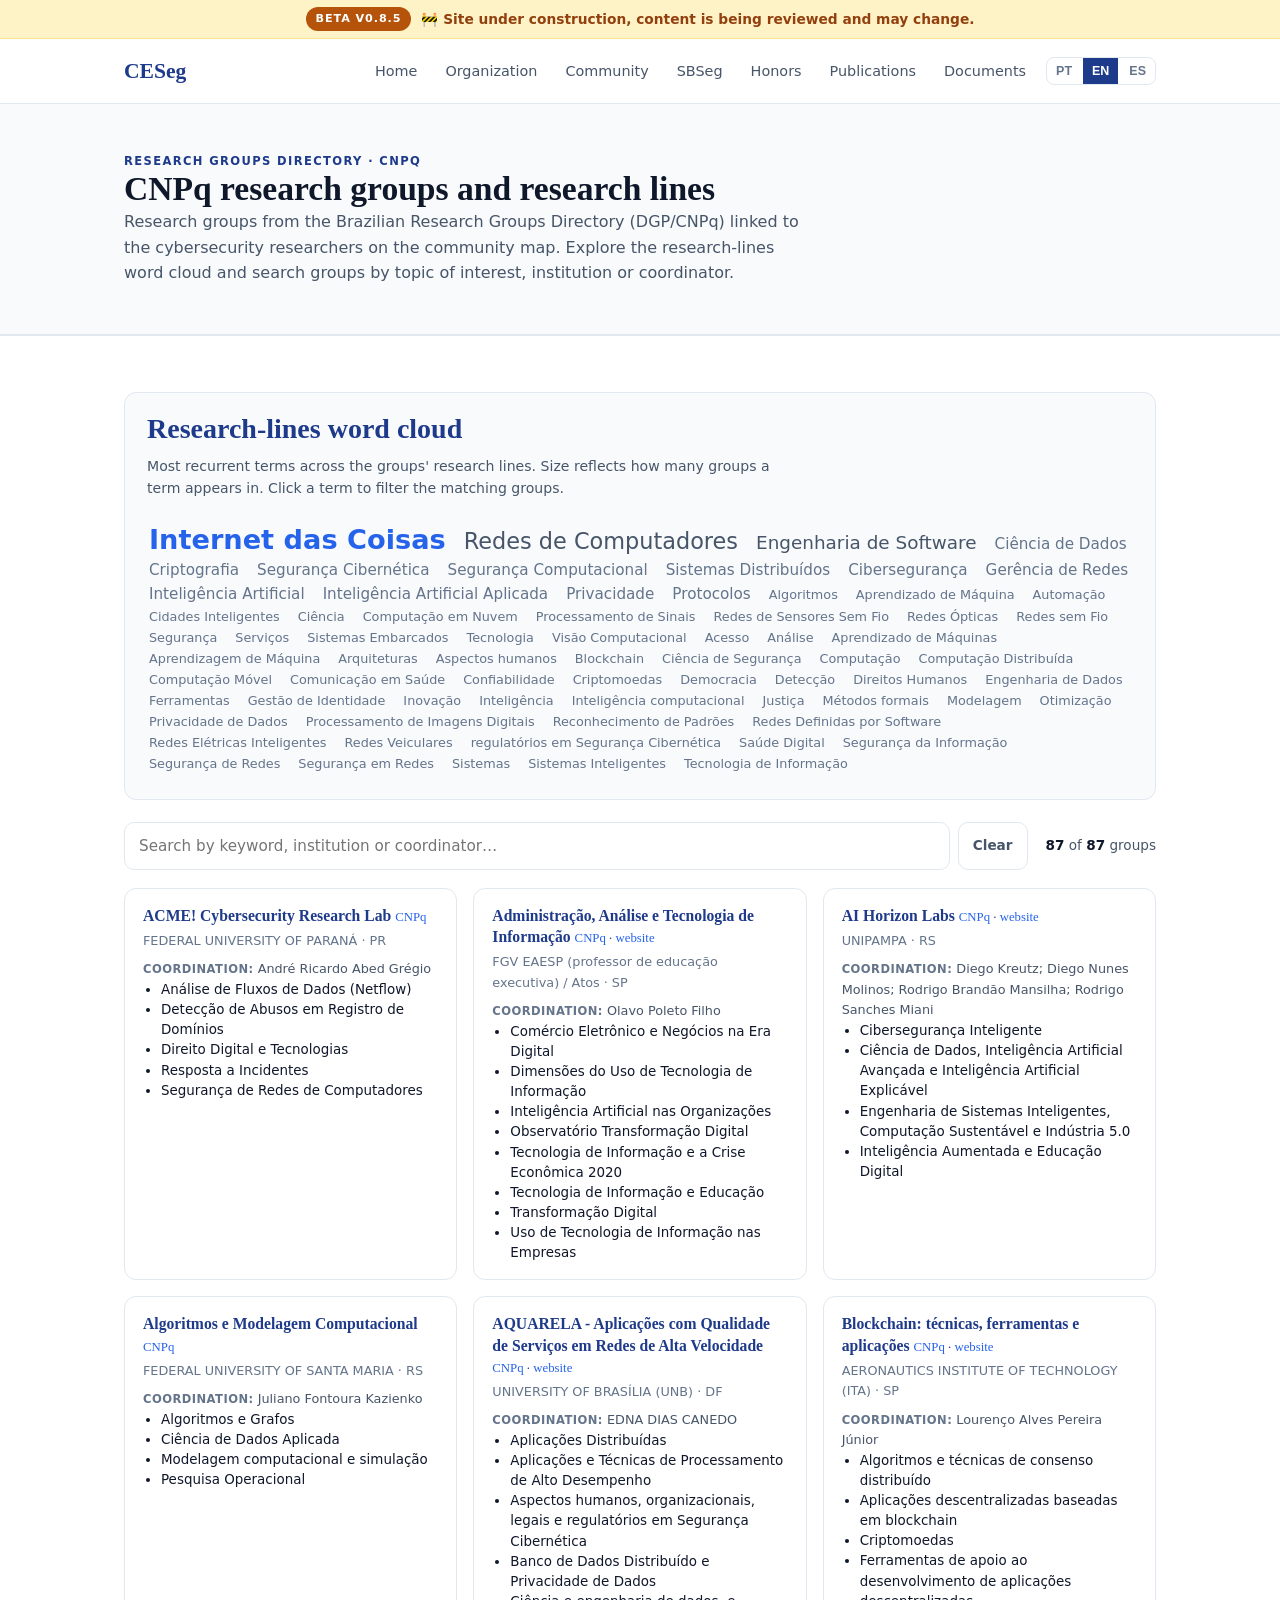
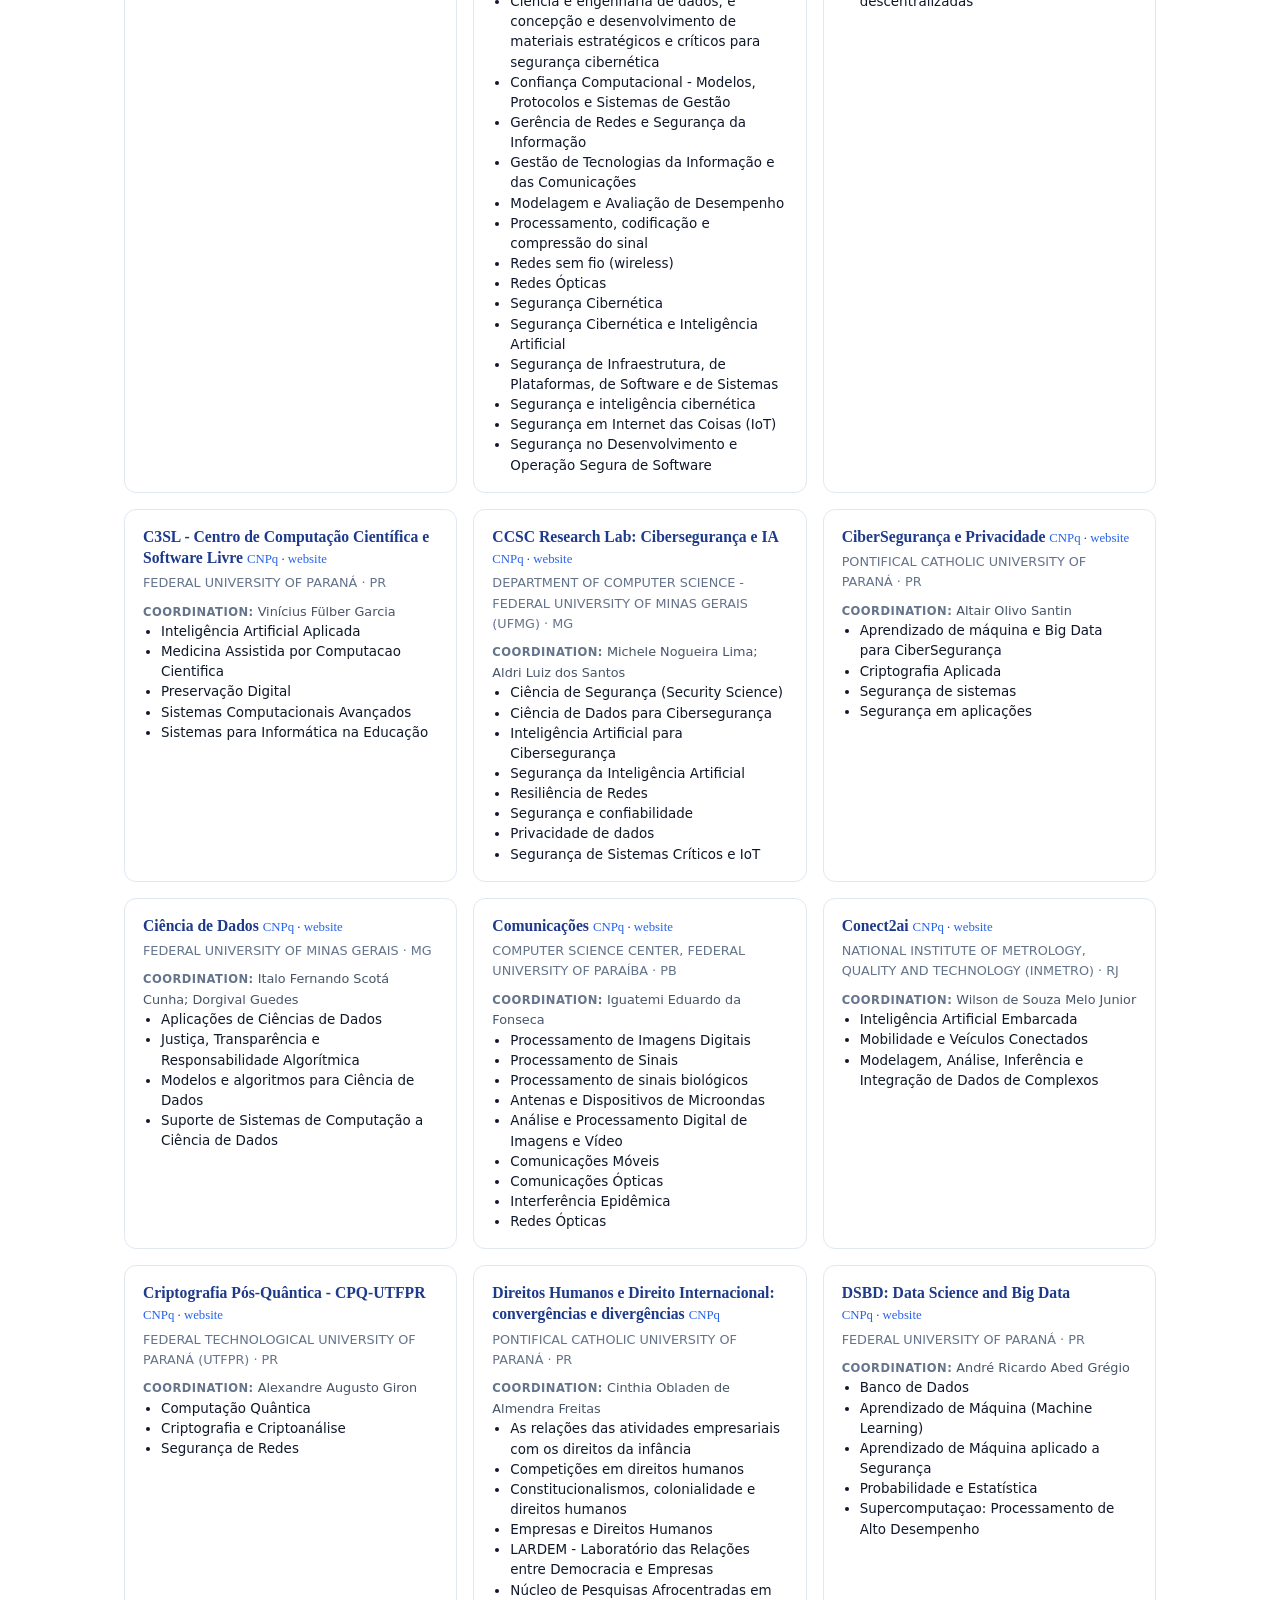
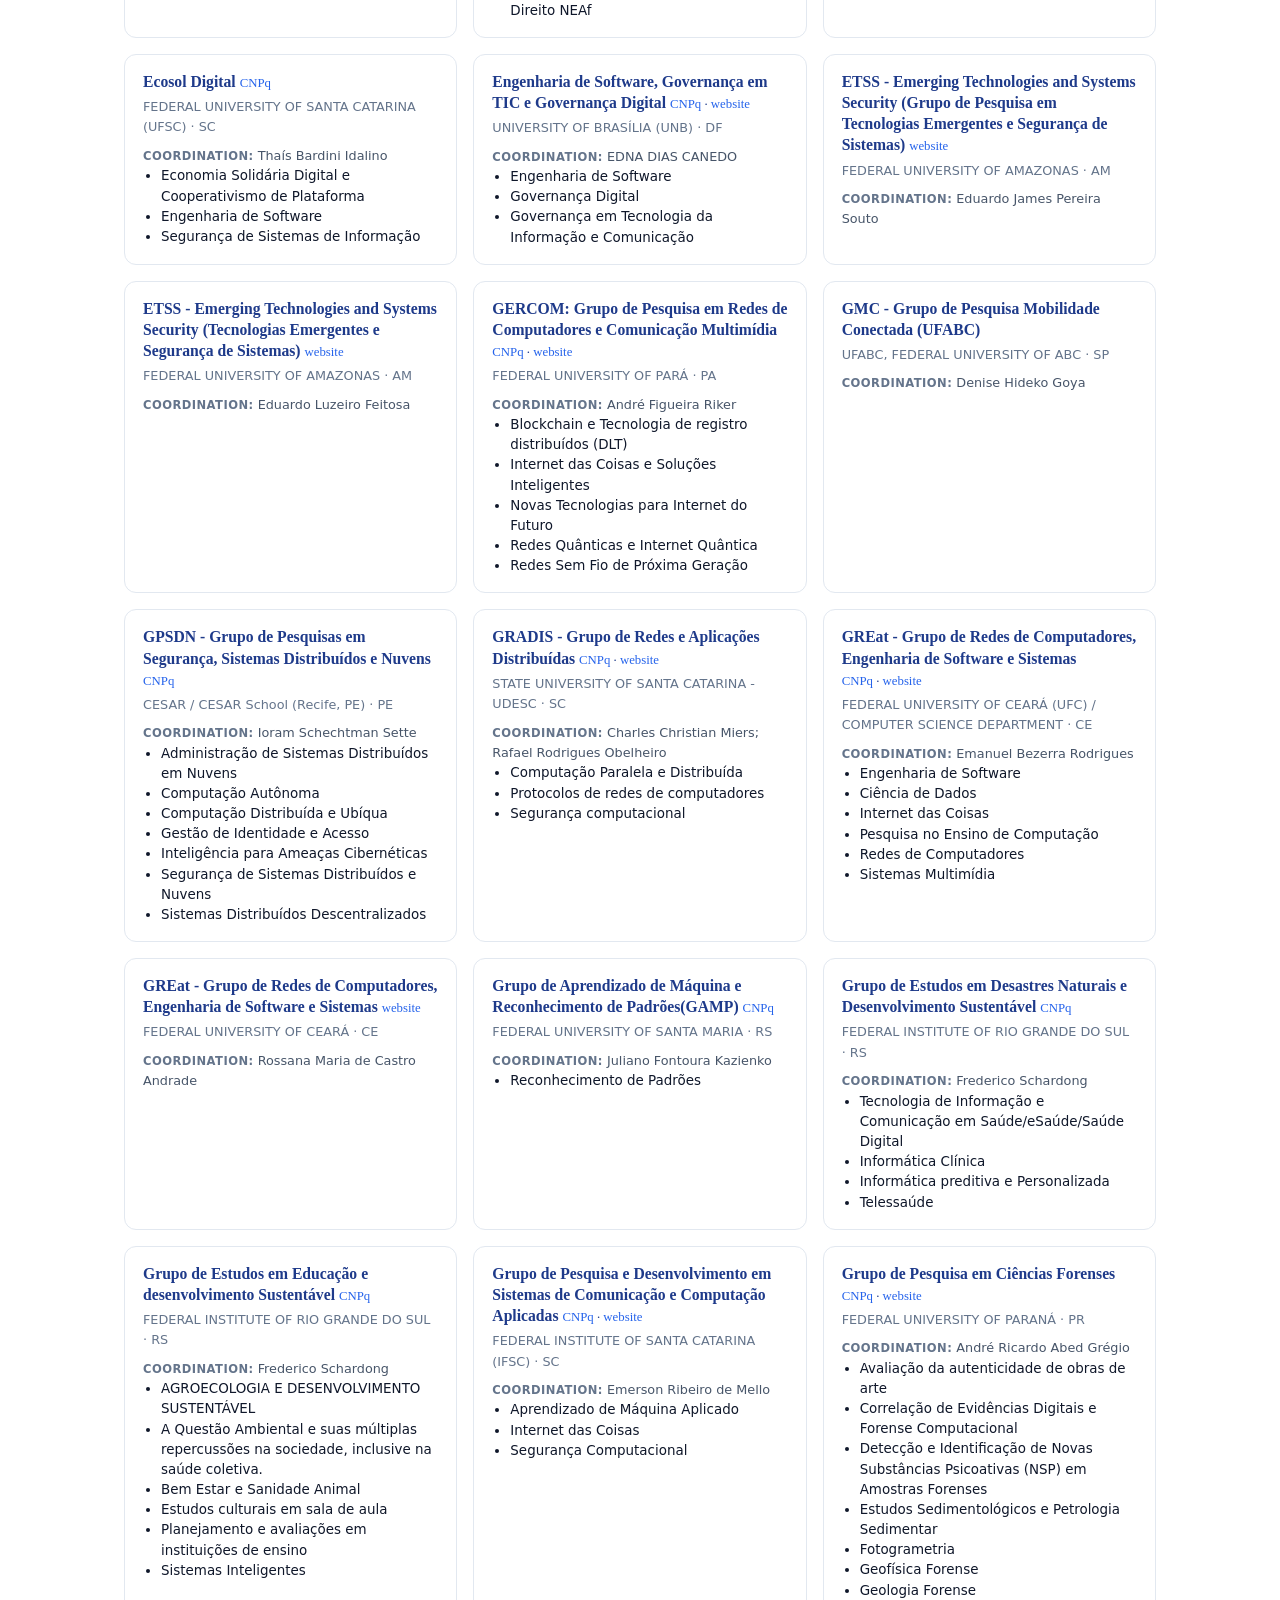
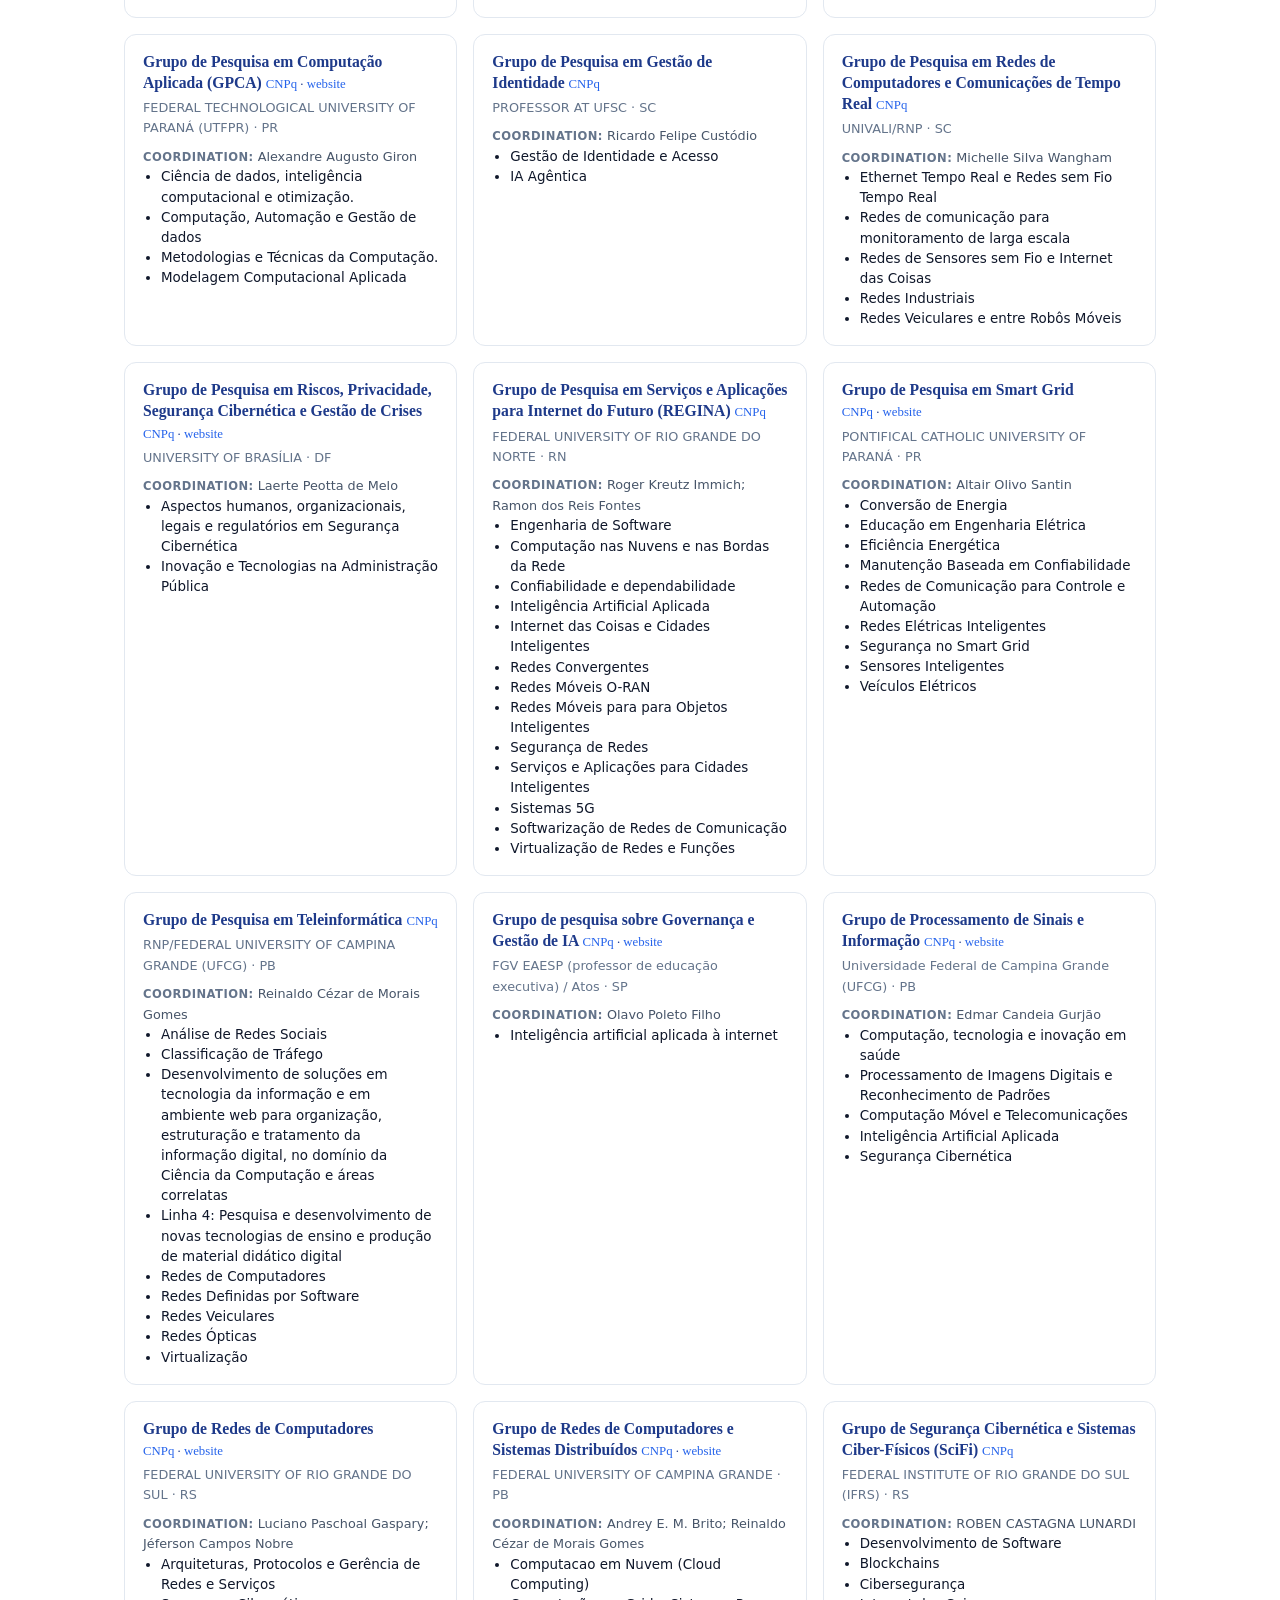
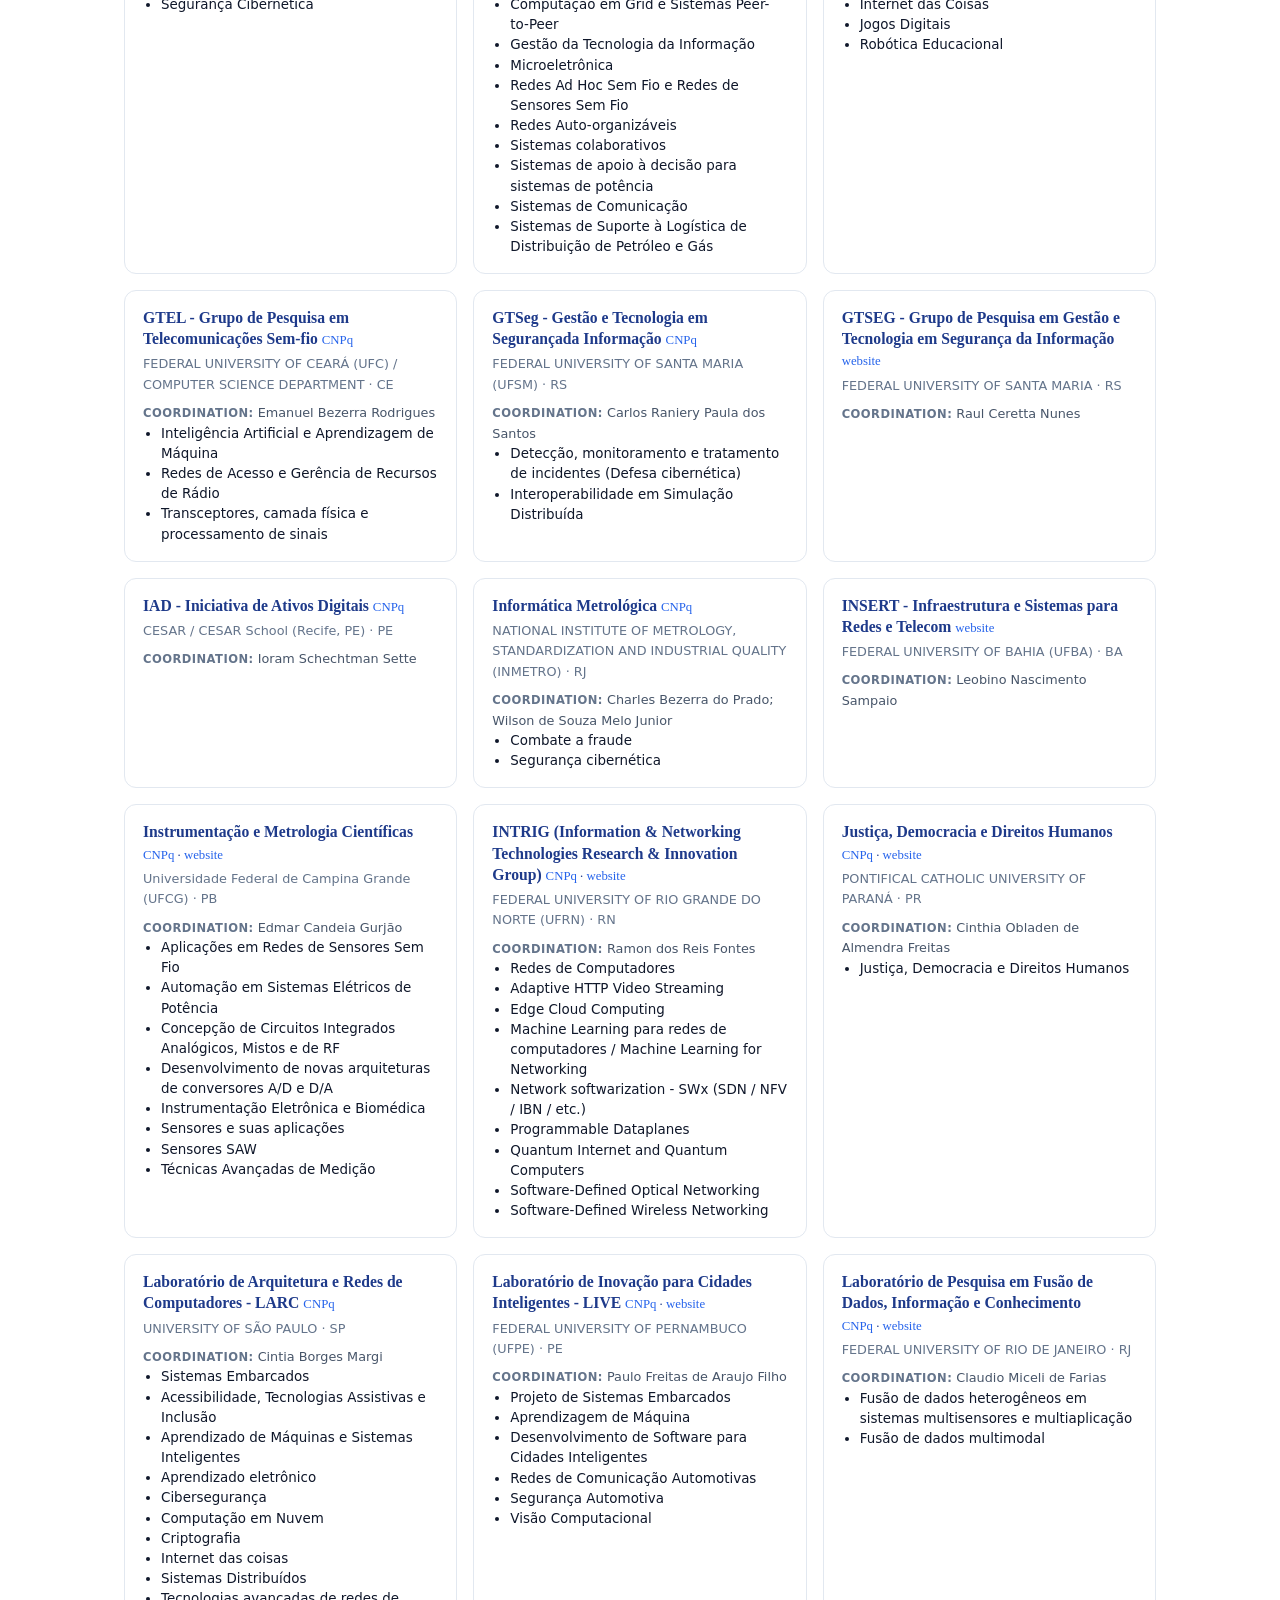
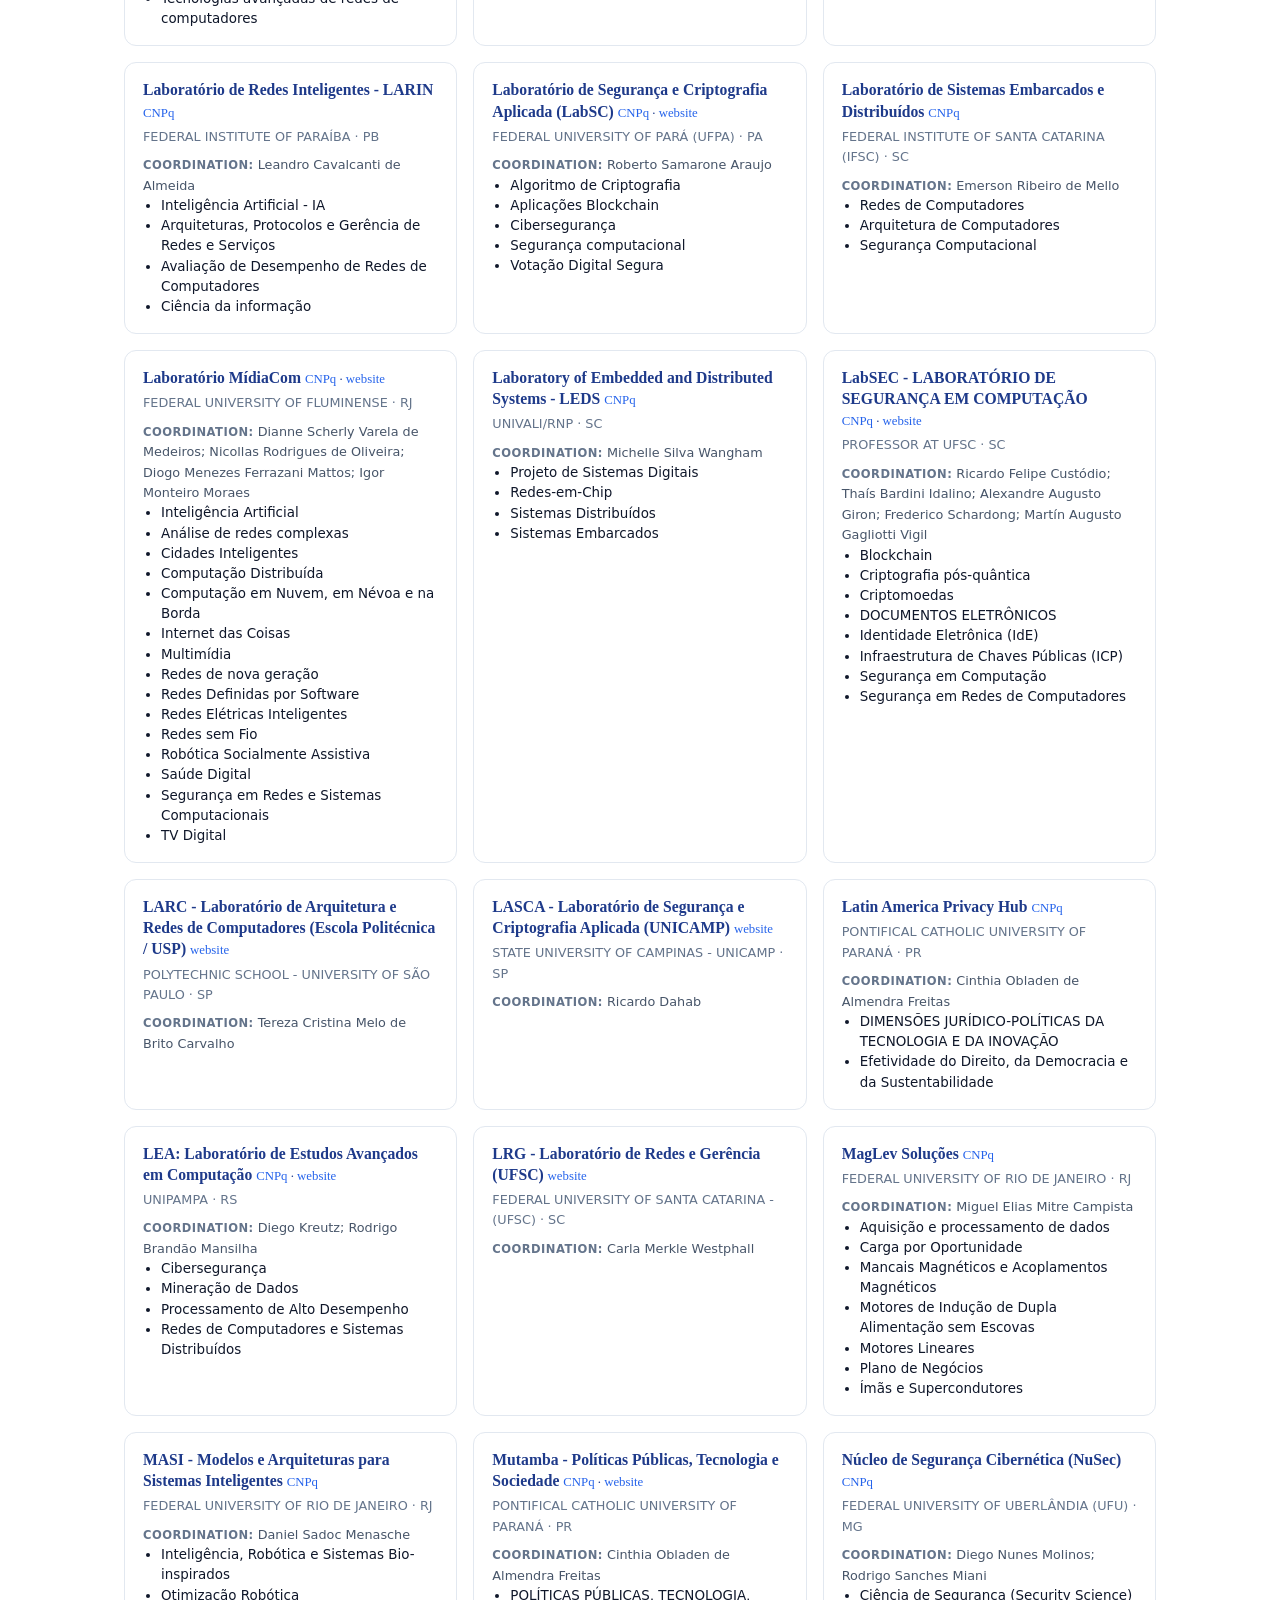
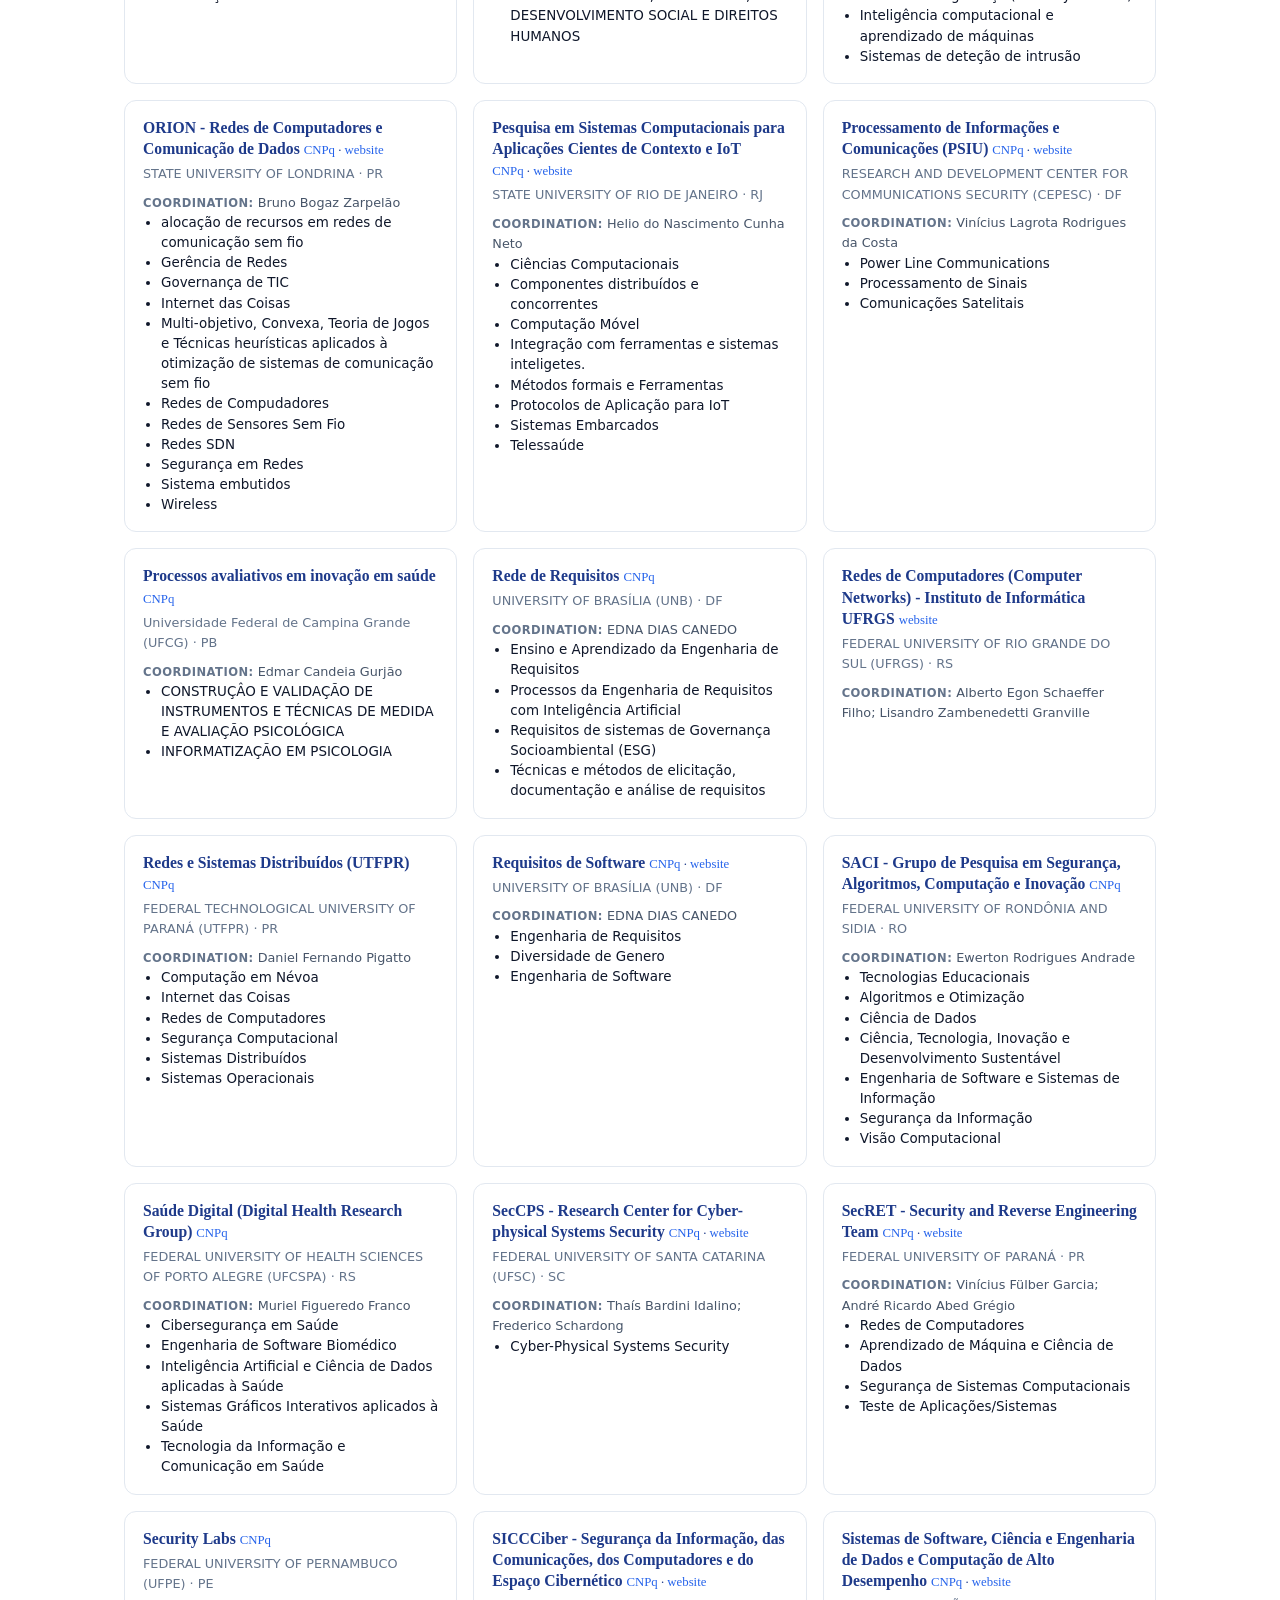
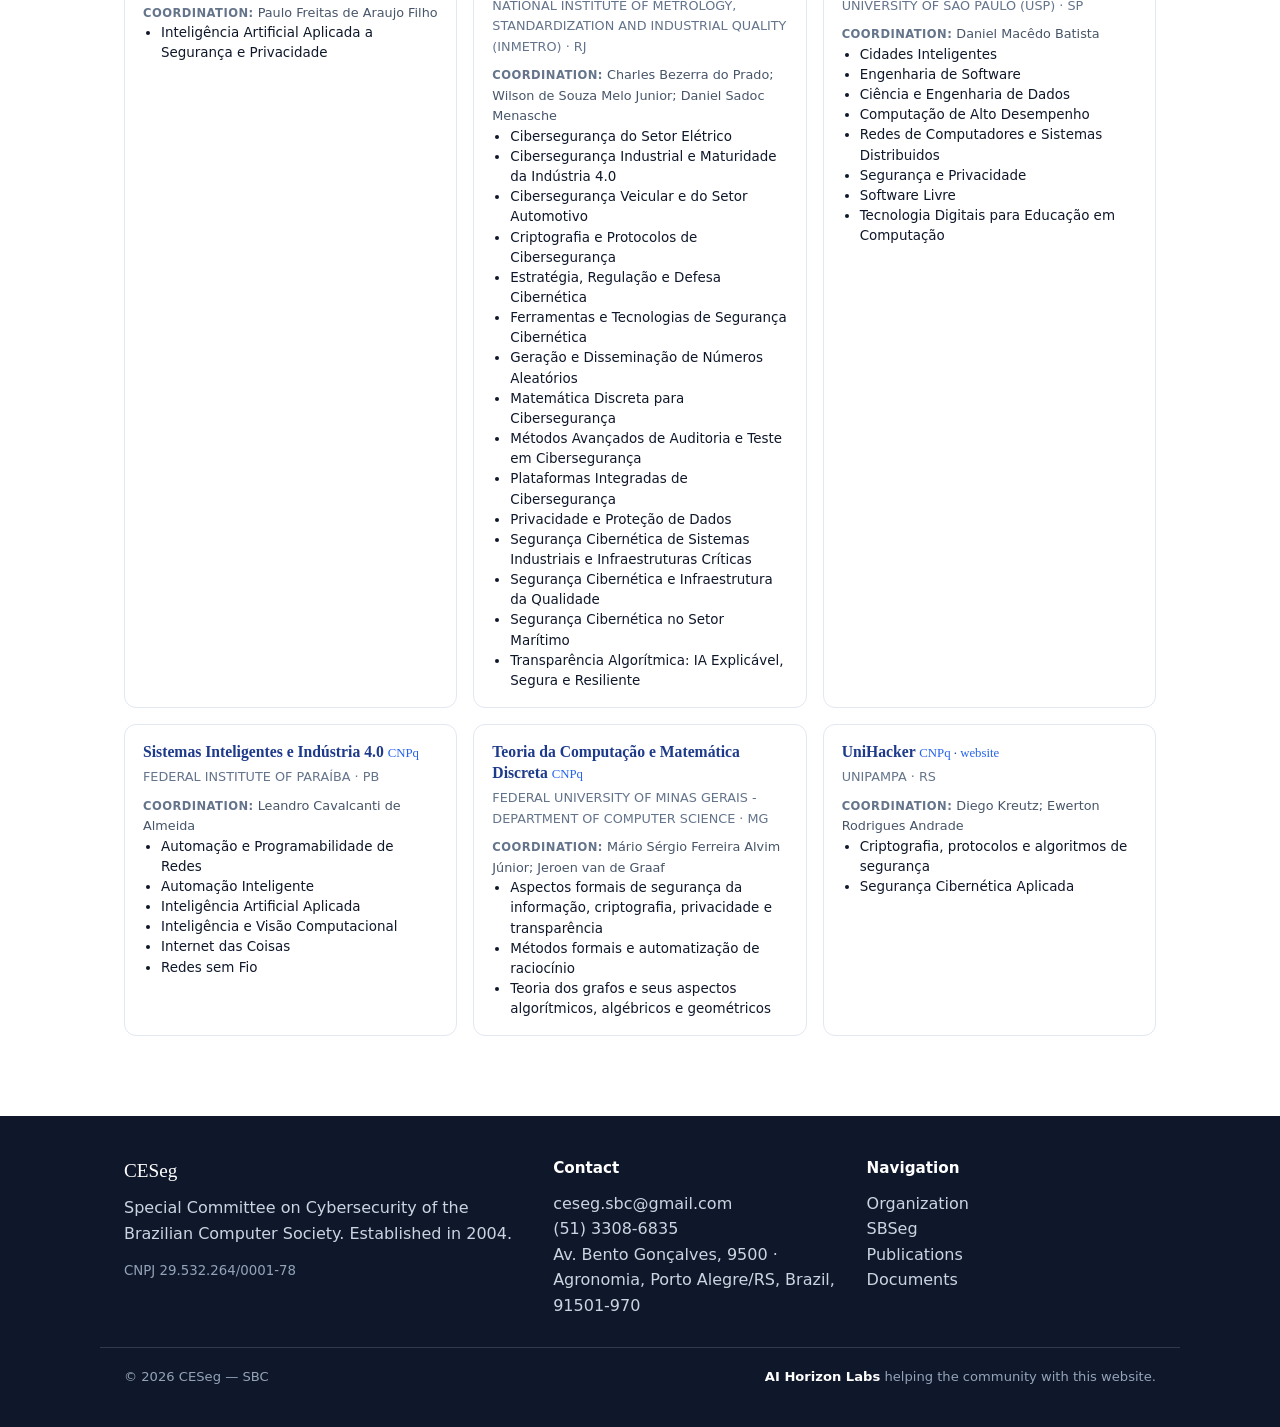
<file: grupos-cnpq.html>
<!DOCTYPE html>
<html lang="pt">
<head>
  <meta charset="utf-8">
  <meta name="viewport" content="width=device-width, initial-scale=1">
  <title data-i18n="gcnpq.title">Grupos de pesquisa CNPq · CESeg</title>
  <meta name="description" data-i18n="gcnpq.desc" data-i18n-attr="content" content="Grupos de pesquisa do Diretório dos Grupos de Pesquisa (DGP/CNPq) em cibersegurança no Brasil, com nuvem de linhas de pesquisa e busca por tema, instituição ou coordenador.">
  <link rel="stylesheet" href="assets/css/styles.css">
</head>
<body data-page="grupos-cnpq">
  <header id="site-header"></header>
  <main>
    <section class="page-head"><div class="wrap">
      <div class="eyebrow" data-i18n="gcnpq.eyebrow">Diretório dos Grupos de Pesquisa · CNPq</div>
      <h1 data-i18n="gcnpq.h1">Grupos de pesquisa CNPq e linhas de pesquisa</h1>
      <p class="lead" data-i18n="gcnpq.lead">Grupos de pesquisa do Diretório dos Grupos de Pesquisa no Brasil (DGP/CNPq) vinculados aos pesquisadores em cibersegurança do mapa da comunidade. Explore a nuvem de linhas de pesquisa e busque grupos por tema de interesse, instituição ou coordenador.</p>
    </div></section>

    <section class="section gcnpq-app"><div class="wrap">
      <div class="gcnpq-cloud-box" aria-labelledby="gcnpqCloudTitle">
        <h2 id="gcnpqCloudTitle" class="gcnpq-cloud-title" data-i18n="gcnpq.cloudTitle">Nuvem de linhas de pesquisa</h2>
        <p class="gcnpq-cloud-note" data-i18n="gcnpq.cloudNote">Termos mais recorrentes nas linhas de pesquisa dos grupos. O tamanho reflete em quantos grupos o termo aparece. Clique em um termo para filtrar os grupos correspondentes.</p>
        <div class="wordcloud" id="gcnpqCloud" role="group" aria-label="Nuvem de termos"></div>
      </div>

      <div class="gcnpq-toolbar">
        <div class="gcnpq-search">
          <input type="search" id="gcnpqSearch" autocomplete="off"
                 data-i18n-placeholder="gcnpq.searchPlaceholder"
                 placeholder="Buscar por palavra-chave, instituição ou coordenador…">
          <button type="button" id="gcnpqClear" class="map-clear" data-i18n="gcnpq.clear">Limpar</button>
        </div>
        <span class="gcnpq-count"><b id="gcnpqVisible">0</b> <span data-i18n="gcnpq.of">de</span> <b id="gcnpqTotal">0</b> <span data-i18n="gcnpq.groups">grupos</span></span>
      </div>

      <div class="cnpq-groups-list" id="gcnpqList" aria-label="Grupos de pesquisa"></div>
      <p class="map-empty" id="gcnpqEmpty" hidden data-i18n="gcnpq.noResults">Nenhum grupo encontrado.</p>
    </div></section>
  </main>
  <footer id="site-footer"></footer>
  <script src="assets/js/site.js"></script>
  <script src="assets/js/grupos-cnpq.js"></script>
</body>
</html>
</file>
<file: assets/css/styles.css>
:root{
  --navy:#1e3a8a; --navy-dark:#0f172a; --link:#2563eb;
  --ink:#0f172a; --muted:#475569; --faint:#64748b;
  --bg:#ffffff; --bg-alt:#f8fafc; --border:#e2e8f0;
  --serif:Georgia,"Times New Roman",serif;
  --sans:system-ui,-apple-system,Segoe UI,Roboto,sans-serif;
  --maxw:1080px; --radius:12px;
}
*{box-sizing:border-box;margin:0;padding:0}
html{scroll-behavior:smooth}
body{font-family:var(--sans);color:var(--ink);background:var(--bg);line-height:1.6}
img{max-width:100%;height:auto;display:block}
a{color:var(--link);text-decoration:none}
a:hover{text-decoration:underline}
h1,h2,h3{font-family:var(--serif);line-height:1.15;color:var(--ink)}
.wrap{max-width:var(--maxw);margin:0 auto;padding:0 24px}
.eyebrow{font-family:var(--sans);font-size:.72rem;font-weight:700;letter-spacing:.12em;
  text-transform:uppercase;color:var(--navy)}
.section{padding:56px 0;border-top:1px solid var(--border)}
.section h2{font-size:1.75rem;margin-bottom:.6rem}
.lead{color:var(--muted);max-width:680px}
.btn{display:inline-block;font-weight:600;font-size:.95rem;padding:11px 20px;border-radius:8px;
  border:1px solid var(--navy)}
.btn-primary{background:var(--navy);color:#fff}
.btn-primary:hover{background:#1b3578;text-decoration:none}
.btn-ghost{background:transparent;color:var(--navy)}
.btn-ghost:hover{background:var(--bg-alt);text-decoration:none}

/* Beta / under-construction banner */
.beta-banner{position:sticky;top:0;z-index:60;background:#fef3c7;
  border-bottom:1px solid #fde68a;color:#92400e}
.beta-bar{display:flex;align-items:center;justify-content:center;gap:10px;
  min-height:38px;padding:7px 24px;flex-wrap:wrap;text-align:center}
.beta-tag{font-family:var(--sans);font-size:.7rem;font-weight:800;letter-spacing:.08em;
  text-transform:uppercase;color:#fff;background:#b45309;border-radius:999px;
  padding:3px 10px;white-space:nowrap}
.beta-msg{font-size:.86rem;font-weight:600}
/* Sit the sticky header right below the sticky banner */
.beta-banner + .site-header{top:39px}

/* Header */
.site-header{position:sticky;top:0;z-index:50;background:var(--bg);
  border-bottom:1px solid var(--border)}
.nav{display:flex;align-items:center;justify-content:space-between;height:64px}
.brand{font-family:var(--serif);font-weight:700;font-size:1.35rem;color:var(--navy)}
.brand:hover{text-decoration:none}
.nav-links{display:flex;align-items:center;gap:4px;list-style:none;margin-left:auto}
.nav-right{display:flex;align-items:center;gap:4px}
.nav-links a, .nav-toggle{color:var(--muted);font-size:.9rem;font-weight:500;
  padding:8px 12px;border-radius:6px;background:none;border:none;cursor:pointer;font-family:inherit}
.nav-links a:hover,.nav-toggle:hover{color:var(--navy);background:var(--bg-alt);text-decoration:none}
.nav-links a.active{color:var(--navy);font-weight:600}
.has-drop{position:relative}
.dropdown{position:absolute;top:100%;left:0;min-width:220px;background:var(--bg);
  border:1px solid var(--border);border-radius:10px;box-shadow:0 8px 24px rgba(15,23,42,.1);
  padding:6px;display:none;list-style:none}
.has-drop:hover .dropdown,.has-drop:focus-within .dropdown{display:block}
.dropdown a{display:block}
.lang{display:flex;gap:2px;margin-left:8px;border:1px solid var(--border);border-radius:8px;
  overflow:hidden}
.lang button{border:none;background:none;padding:6px 9px;font-size:.78rem;font-weight:600;
  color:var(--faint);cursor:pointer}
.lang button.active{background:var(--navy);color:#fff}
.hamburger{display:none}

/* Hero */
.hero{background:linear-gradient(180deg,var(--bg-alt),var(--bg));padding:72px 0 56px}
.hero h1{font-size:2.6rem;max-width:640px;margin:14px 0}
.hero .lead{font-size:1.1rem}
.hero .cta{display:flex;gap:12px;margin-top:26px;flex-wrap:wrap}

/* Cards / feature */
.grid-2{display:grid;grid-template-columns:1fr 1fr;gap:20px}
.card{border:1px solid var(--border);border-radius:var(--radius);padding:24px;background:var(--bg)}
.card:hover{text-decoration:none;border-color:var(--navy)}
.card h3{font-size:1.15rem;margin-bottom:.4rem}
.card p{color:var(--muted);font-size:.95rem}
.feature{background:var(--navy);color:#fff;border-radius:14px;padding:36px;
  display:flex;justify-content:space-between;align-items:center;gap:24px;flex-wrap:wrap}
.feature h2{color:#fff;font-size:1.5rem}
.feature p{opacity:.88;max-width:460px;margin-top:6px}
.news{display:grid;grid-template-columns:repeat(3,1fr);gap:18px}
.news .item{border-left:3px solid var(--navy);padding-left:14px}
.news .item strong{display:block}
.news .item span{color:var(--faint);font-size:.88rem}

/* Generic content page */
.page-head{background:var(--bg-alt);border-bottom:1px solid var(--border);padding:48px 0}
.page-head h1{font-size:2.1rem}
.content{padding:48px 0}
.content p{margin-bottom:1rem;color:var(--ink)}
.content h2{font-size:1.4rem;margin:1.6rem 0 .6rem}
.content ul{margin:0 0 1rem 1.2rem;color:var(--ink)}
.content li{margin-bottom:.4rem}
.pending{display:inline-block;font-size:.78rem;font-weight:600;color:#92400e;
  background:#fef3c7;border:1px solid #fde68a;border-radius:6px;padding:2px 8px;margin-bottom:8px}
.content .muted{color:var(--faint)}
.source-note{margin-top:2.4rem;padding-top:1rem;border-top:1px solid var(--border);
  font-size:.85rem;color:var(--faint)}

/* Content: tables */
.table-wrap{overflow-x:auto;margin:0 0 1.2rem}
.content table{border-collapse:collapse;width:100%;font-size:.92rem}
.content th,.content td{text-align:left;padding:9px 12px;border-bottom:1px solid var(--border);
  vertical-align:top}
.content thead th{font-family:var(--sans);font-size:.74rem;font-weight:700;letter-spacing:.06em;
  text-transform:uppercase;color:var(--navy);background:var(--bg-alt)}
.content tbody tr:hover{background:var(--bg-alt)}

/* Content: multi-column lists */
.cols-list{list-style:none;margin:0 0 1.2rem;padding:0;
  display:grid;grid-template-columns:repeat(auto-fill,minmax(220px,1fr));gap:6px 24px}
.cols-list li{margin:0;padding:6px 0 6px 14px;border-left:2px solid var(--border)}

/* Content: entry list (honorees) */
.entries{display:grid;gap:16px;margin:.4rem 0 1.2rem}
.entry{border:1px solid var(--border);border-radius:var(--radius);padding:18px 20px;
  background:var(--bg)}
.entry h3{font-size:1.1rem;margin-bottom:.2rem}
.entry .muted{font-size:.88rem;margin-bottom:.5rem}

/* Content: honorees with photo */
.homenageado{display:flex;gap:20px;align-items:flex-start;border:1px solid var(--border);
  border-radius:var(--radius);padding:20px 22px;background:var(--bg)}
.homenageado>img{width:120px;height:120px;border-radius:12px;object-fit:cover;
  flex:none;border:1px solid var(--border)}
.homenageado .bio{min-width:0}
.homenageado h3{font-size:1.15rem;margin-bottom:.15rem}
.homenageado .muted{font-size:.88rem;margin-bottom:.6rem}
.homenageado .award{display:block;font-size:.78rem;text-transform:uppercase;
  letter-spacing:.06em;color:var(--link);font-weight:600;margin-bottom:.3rem}
.homenageado p:last-child{font-size:.92rem;line-height:1.6}
@media(max-width:560px){
  .homenageado{flex-direction:column;align-items:center;text-align:center}
  .homenageado .bio{text-align:left}
}

/* Content: card grid */
.cards{display:grid;grid-template-columns:repeat(auto-fit,minmax(220px,1fr));gap:16px;
  margin:.4rem 0 1.2rem}

/* SOL highlight box (publications) */
.feature-sol{margin:1.4rem 0 1.8rem}

/* Publications: highlighted cards */
body[data-page="publicacoes"] .cards .card{position:relative;
  box-shadow:0 1px 2px rgba(15,23,42,.05);
  transition:transform .15s ease,box-shadow .15s ease,border-color .15s ease}
body[data-page="publicacoes"] .cards .card h3{color:var(--navy);padding-right:26px}
body[data-page="publicacoes"] .cards .card::after{content:"→";position:absolute;
  top:22px;right:22px;font-size:1.15rem;color:var(--navy);opacity:0;
  transform:translateX(-4px);transition:opacity .15s ease,transform .15s ease}
body[data-page="publicacoes"] .cards .card:hover{transform:translateY(-3px);
  border-color:var(--navy);box-shadow:0 10px 24px rgba(15,23,42,.10)}
body[data-page="publicacoes"] .cards .card:hover::after{opacity:1;transform:translateX(0)}

.partners{background:var(--bg-alt);text-align:center}
.partners .logos{display:flex;gap:28px;justify-content:center;flex-wrap:wrap;
  align-items:center;margin-top:18px;opacity:.7}

/* Publications listing (anais-trilha-principal / anais-estendidos) */
.pub-wrap{max-width:920px}
.pub-toolbar{position:sticky;top:64px;z-index:20;background:var(--bg);
  display:flex;align-items:center;gap:14px;flex-wrap:wrap;
  padding:14px 0;margin:.4rem 0 1rem;border-bottom:1px solid var(--border)}
.pub-search{flex:1;min-width:220px;font-family:inherit;font-size:.95rem;
  padding:10px 14px;border:1px solid var(--border);border-radius:8px;color:var(--ink)}
.pub-search:focus{outline:none;border-color:var(--navy);box-shadow:0 0 0 3px rgba(30,58,138,.12)}
.pub-total{font-size:.85rem;color:var(--faint);white-space:nowrap}
.pub-total #pubVisible{font-weight:700;color:var(--navy)}

.pub-toc{margin:0 0 2rem;padding:18px 20px;background:var(--bg-alt);
  border:1px solid var(--border);border-radius:var(--radius)}
.pub-toc-title{font-size:1rem;margin-bottom:.6rem}
.pub-toc-list{list-style:none;margin:0;padding:0;
  display:grid;grid-template-columns:repeat(auto-fill,minmax(120px,1fr));gap:4px 16px}
.pub-toc-list li{margin:0}
.pub-toc-list a{display:flex;justify-content:space-between;gap:8px;padding:4px 8px;
  border-radius:6px;font-size:.9rem;color:var(--muted)}
.pub-toc-list a:hover{background:var(--bg);color:var(--navy);text-decoration:none}
.pub-toc-count{color:var(--faint);font-size:.78rem;font-variant-numeric:tabular-nums}

.pub-edition{scroll-margin-top:140px;margin:0 0 2.4rem}
.pub-edition-head{display:flex;align-items:baseline;gap:14px;flex-wrap:wrap;
  padding-bottom:.5rem;margin-bottom:1rem;border-bottom:2px solid var(--navy)}
.pub-edition-head h2{font-size:1.5rem}
.pub-year{color:var(--navy)}
.pub-count{font-size:.8rem;font-weight:600;color:var(--faint);
  background:var(--bg-alt);border:1px solid var(--border);border-radius:20px;padding:2px 10px}
.pub-sol{margin-left:auto;font-size:.85rem;font-weight:600}
.pub-section{font-size:1.05rem;color:var(--muted);margin:1.4rem 0 .6rem;font-family:var(--sans);
  font-weight:700;letter-spacing:.01em}
.pub-papers{list-style:none;margin:0;padding:0;display:grid;gap:2px}
.pub-paper{padding:12px 14px;border-radius:8px;border:1px solid transparent;
  position:relative;transition:background .12s,border-color .12s}
.pub-paper:hover{background:var(--bg-alt);border-color:var(--border)}
.pub-paper-title{display:block;font-weight:600;color:var(--ink);padding-right:84px}
.pub-paper-title:hover{color:var(--link)}
.pub-paper-authors{font-size:.88rem;color:var(--muted);margin-top:2px;padding-right:84px}
.pub-cite{position:absolute;top:10px;right:10px;font-family:var(--sans);font-size:.74rem;
  font-weight:600;color:var(--faint);background:var(--bg);border:1px solid var(--border);
  border-radius:6px;padding:3px 8px;cursor:pointer;opacity:0;transition:opacity .12s}
.pub-paper:hover .pub-cite,.pub-cite:focus{opacity:1}
.pub-cite:hover{color:var(--navy);border-color:var(--navy)}
.pub-cite.copied{color:#15803d;border-color:#86efac;background:#f0fdf4;opacity:1}
.pub-noresults{padding:1.4rem;text-align:center;color:var(--faint)}

/* Per-paper keyword chips */
.pub-paper-keywords{display:flex;flex-wrap:wrap;gap:5px;margin-top:7px;padding-right:84px}
.pub-kw{font-family:var(--sans);font-size:.72rem;font-weight:500;color:var(--muted);
  background:var(--bg-alt);border:1px solid var(--border);border-radius:999px;
  padding:2px 9px;cursor:pointer;transition:color .12s,border-color .12s,background .12s}
.pub-kw:hover,.pub-kw:focus{color:#fff;background:var(--navy);border-color:var(--navy);outline:none}

/* Keyword word cloud (per-page and combined) */
/* Publicações: proposta de tópicos */
.pub-proposal{margin:2.6rem 0 0;padding:1.8rem 0 0;border-top:1px solid var(--border)}
.pub-proposal h2{font-size:1.5rem;color:var(--navy);margin:.3rem 0 .6rem}
.pub-proposal h3{font-size:1.1rem;color:var(--navy);margin:1.6rem 0 .5rem}
.pub-proposal .lead{font-size:1rem}
.pub-proposal ul,.pub-proposal ol{margin:0 0 1rem;padding-left:1.4rem}
.pub-proposal li{margin:.3rem 0;line-height:1.5}
.prop-tax{counter-reset:none}
.prop-tax>li{margin:.7rem 0;font-size:1rem}
.prop-tax ul{margin:.35rem 0 .2rem;padding-left:1.2rem}
.prop-tax ul li{font-size:.92rem;color:var(--muted)}
.prop-new{display:inline-block;font-family:var(--sans);font-size:.66rem;font-weight:700;
  letter-spacing:.04em;text-transform:uppercase;color:#fff;background:var(--navy);
  border-radius:999px;padding:1px 8px;margin-left:6px;vertical-align:middle}
.prop-foot{font-size:.82rem;color:var(--faint);margin-top:1.4rem;
  border-top:1px dashed var(--border);padding-top:.9rem}
.pub-cloud-section{margin:2.6rem 0 0;padding-top:1.8rem;border-top:1px solid var(--border)}
.pub-cloud-title{font-size:1.25rem;color:var(--navy)}
.pub-cloud-note{font-size:.9rem;color:var(--muted);margin:.4rem 0 1.2rem;max-width:60ch}
.wordcloud{display:flex;flex-wrap:wrap;align-items:baseline;justify-content:center;
  gap:6px 14px;line-height:1.5;padding:.5rem 0}
.wc-word{font-family:var(--sans);background:none;border:0;padding:0 2px;cursor:pointer;
  color:var(--faint);transition:color .12s}
.wc-word:hover,.wc-word:focus{color:var(--link);outline:none;text-decoration:underline}
.wc-s1{font-size:.8rem}
.wc-s2{font-size:.95rem}
.wc-s3{font-size:1.15rem;color:var(--muted)}
.wc-s4{font-size:1.4rem;color:var(--muted)}
.wc-s5{font-size:1.7rem;color:var(--link);font-weight:600}
.wc-s6{font-size:2.05rem;color:var(--navy);font-weight:600}
.wc-s7{font-size:2.45rem;color:var(--navy);font-weight:700}

/* Minicurso ebooks grid */
.ebook-title{font-size:1.4rem;margin:2.2rem 0 .4rem;padding-top:1.4rem;border-top:1px solid var(--border)}
.ebook-grid{display:grid;grid-template-columns:repeat(auto-fill,minmax(180px,1fr));gap:12px;margin:1.2rem 0 1.4rem}
.ebook-item{display:flex;flex-direction:column;gap:2px;padding:14px 16px;border:1px solid var(--border);
  border-radius:8px;background:var(--bg);transition:border-color .12s,background .12s}
.ebook-item:hover{text-decoration:none;border-color:var(--navy);background:var(--bg-alt)}
.ebook-ed{font-weight:700;color:var(--ink)}
.ebook-year{font-size:.85rem;color:var(--muted);font-variant-numeric:tabular-nums}
.ebook-go{margin-top:6px;font-size:.82rem;font-weight:600;color:var(--navy)}

/* Minicursos: search + rich edition cards */
.mini-search{display:flex;align-items:center;gap:14px;flex-wrap:wrap;margin:1.2rem 0 .4rem}
#miniSearch{flex:1;min-width:240px;font-family:inherit;font-size:.95rem;padding:10px 14px;
  border:1px solid var(--border);border-radius:8px;background:var(--bg);color:var(--ink)}
#miniSearch:focus{outline:none;border-color:var(--navy);box-shadow:0 0 0 3px rgba(30,58,138,.12)}
.mini-count{font-size:.85rem;color:var(--muted);margin:0;font-variant-numeric:tabular-nums}
.mini-list{display:flex;flex-direction:column;gap:18px;margin:1rem 0 1.4rem}
.mini-card{display:flex;gap:20px;align-items:flex-start;border:1px solid var(--border);
  border-radius:var(--radius);padding:18px 20px;background:var(--bg)}
.mini-cover-link{flex:none;display:block}
.mini-cover{width:120px;height:auto;border-radius:6px;border:1px solid var(--border);
  box-shadow:0 1px 4px rgba(15,23,42,.08);display:block}
.mini-cover-link:hover .mini-cover{border-color:var(--navy)}
.mini-body{min-width:0;flex:1}
.mini-head .ebook-ed{font-size:.78rem;text-transform:uppercase;letter-spacing:.05em;color:var(--link);
  font-weight:700;display:block;margin-bottom:.15rem}
.mini-head h3{font-size:1.08rem;margin-bottom:.25rem;line-height:1.35}
.mini-doi{font-size:.82rem;color:var(--muted);word-break:break-all}
.mini-kws{margin:.7rem 0}
.mini-lbl{display:block;font-size:.72rem;text-transform:uppercase;letter-spacing:.06em;
  color:var(--faint);font-weight:600;margin-bottom:.35rem}
.mini-kw{display:inline-block;font-size:.78rem;background:var(--bg-alt);border:1px solid var(--border);
  color:var(--muted);border-radius:999px;padding:2px 10px;margin:0 6px 6px 0}
.mini-ch-wrap{margin:.8rem 0 .6rem}
.mini-chapters{list-style:none;counter-reset:none;margin:0;padding:0}
.mini-ch{padding:8px 0;border-top:1px solid var(--border)}
.mini-ch:first-child{border-top:none}
.mini-ch-title{display:block;font-size:.92rem;font-weight:600;color:var(--ink);line-height:1.4}
.mini-ch-authors{display:block;font-size:.82rem;color:var(--muted);margin:.1rem 0}
.mini-ch-links{font-size:.8rem;font-weight:600}
.mini-ch-links a{margin-right:10px}
.mini-ebook-link{display:inline-block;margin-top:.4rem;font-size:.86rem;font-weight:600;color:var(--navy)}
@media (max-width:560px){
  .mini-card{flex-direction:column;align-items:center}
  .mini-cover{width:140px}
  .mini-body{width:100%}
}
@media (max-width:860px){
  .pub-toolbar{top:0}
  .pub-cite{position:static;opacity:1;margin-top:8px;display:inline-block}
  .pub-paper-title,.pub-paper-authors,.pub-paper-keywords{padding-right:0}
}

/* Footer */
.site-footer{background:var(--navy-dark);color:#cbd5e1;padding:40px 0;margin-top:24px}
.site-footer .cols{display:grid;grid-template-columns:1.4fr 1fr 1fr;gap:24px}
.site-footer h4{color:#fff;font-family:var(--sans);font-size:.95rem;margin-bottom:10px}
.site-footer a{color:#cbd5e1}
.site-footer .brand-f{font-family:var(--serif);color:#fff;font-size:1.2rem;margin-bottom:8px}
.site-footer small{display:block;color:#94a3b8;margin-top:14px}
.footer-credit{display:flex;flex-wrap:wrap;gap:6px 18px;justify-content:space-between;
  align-items:center;margin-top:28px;padding-top:18px;border-top:1px solid rgba(203,213,225,.18);
  font-size:.82rem;color:#94a3b8}
.footer-credit a{color:#fff;font-weight:600}

/* Mobile */
/* Coordination: people with photos */
.coord-people{display:flex;flex-wrap:wrap;gap:18px;margin:.4rem 0 1.6rem}
.coord-person{display:flex;flex-direction:column;align-items:center;text-align:center;
  gap:12px;border:1px solid var(--border);
  border-radius:var(--radius);padding:18px;background:var(--bg);width:280px}
.coord-person img{width:84px;height:84px;border-radius:50%;object-fit:cover;
  border:2px solid var(--border);flex:0 0 auto}
.coord-person figcaption{display:flex;flex-direction:column;align-items:center;width:100%}
.coord-person .role{display:block;min-height:1.2em;font-size:.8rem;text-transform:uppercase;
  letter-spacing:.04em;color:var(--faint);margin:.1rem 0 .25rem}
.coord-person strong,.coord-person .name{display:flex;align-items:flex-start;
  justify-content:center;min-height:2.6em;line-height:1.3;
  font-family:var(--serif);font-size:1.05rem;color:var(--navy)}
.coord-person .affil{display:block;min-height:1.4em;font-size:.9rem;color:var(--faint)}
.coord-person figcaption a{margin-top:.25rem}
/* Coordination history: period blocks */
.coord-period{margin:0 0 .4rem}
.coord-period h3{font-family:var(--serif);font-size:1.1rem;color:var(--navy);
  margin:1.4rem 0 .2rem;padding-bottom:.3rem;border-bottom:1px solid var(--border)}
.coord-period .coord-people{margin:.6rem 0 1rem}

/* Management committee by year */
.gestor-year{margin:0 0 1.1rem}
.gestor-year h3{font-size:1.05rem;color:var(--navy);margin:0 0 .4rem}

@media (max-width:860px){
  .hamburger{display:inline-block}
  .nav-links{display:none;position:absolute;top:64px;left:0;right:0;background:var(--bg);
    flex-direction:column;align-items:stretch;border-bottom:1px solid var(--border);padding:8px;
    margin-left:0;max-height:calc(100vh - 64px);overflow-y:auto}
  .nav-links.open{display:flex}
  .dropdown{position:static;display:block;box-shadow:none;border:none;padding-left:12px}
  .grid-2,.news,.site-footer .cols{grid-template-columns:1fr}
  .hero h1{font-size:2rem}
}

/* ===== Cybersecurity Map page (mapa.html) ===== */
.map-app{padding:28px 0 8px}
.map-wrap{max-width:1280px;margin:0 auto;padding:0 24px}
.map-toolbar{display:flex;gap:12px;flex-wrap:wrap;align-items:center}
.map-search{flex:1 1 320px}
.map-search input{width:100%;font:inherit;font-size:.95rem;padding:11px 14px;
  border:1px solid var(--border);border-radius:10px;background:var(--bg)}
.map-search input:focus{outline:none;border-color:var(--navy);box-shadow:0 0 0 3px rgba(30,58,138,.12)}
.map-selects{display:flex;gap:8px;flex-wrap:wrap}
.map-selects select{font:inherit;font-size:.88rem;padding:9px 12px;max-width:240px;
  border:1px solid var(--border);border-radius:10px;background:var(--bg);color:var(--ink);cursor:pointer}
.map-clear{font:inherit;font-size:.85rem;font-weight:600;color:var(--muted);background:none;
  border:1px solid var(--border);border-radius:10px;padding:9px 14px;cursor:pointer}
.map-clear:hover{color:var(--navy);border-color:var(--navy)}

.map-chips{display:flex;gap:8px;flex-wrap:wrap;margin:14px 0 0}
.cm-chip{display:inline-flex;align-items:center;gap:8px;font:inherit;font-size:.85rem;
  font-weight:600;padding:7px 12px;border-radius:999px;cursor:pointer;
  border:1px solid var(--border);background:var(--bg);color:var(--faint);opacity:.6}
.cm-chip .cm-chip-dot{width:10px;height:10px;border-radius:50%;background:var(--c)}
.cm-chip .cm-chip-n{font-size:.72rem;font-weight:700;color:var(--faint);
  background:var(--bg-alt);border-radius:999px;padding:1px 7px}
.cm-chip.active{opacity:1;color:var(--ink);border-color:var(--c);
  box-shadow:inset 0 0 0 1px var(--c)}
.cm-chip.active .cm-chip-n{color:#fff;background:var(--c)}

.map-meta{display:flex;align-items:center;justify-content:space-between;gap:12px;
  margin:14px 0 10px;flex-wrap:wrap}
.map-count{font-size:.9rem;color:var(--muted)}
.map-count b{color:var(--ink)}
.map-viewtoggle{display:none;border:1px solid var(--border);border-radius:8px;overflow:hidden}
.map-viewtoggle button{font:inherit;font-size:.82rem;font-weight:600;padding:7px 14px;
  background:none;border:none;color:var(--faint);cursor:pointer}
.map-viewtoggle button.active{background:var(--navy);color:#fff}

.map-grid{display:grid;grid-template-columns:360px 1fr;gap:16px;
  height:min(70vh,640px);min-height:440px}
.map-list{overflow-y:auto;border:1px solid var(--border);border-radius:12px;
  background:var(--bg);padding:8px}
.map-canvas{position:relative;border:1px solid var(--border);border-radius:12px;overflow:hidden}
#cybermap{position:absolute;inset:0;width:100%;height:100%}

.cm-card{display:flex;gap:10px;width:100%;text-align:left;font:inherit;cursor:pointer;
  background:none;border:none;border-radius:9px;padding:10px;border-bottom:1px solid var(--border)}
.cm-card:last-child{border-bottom:none}
.cm-card:hover{background:var(--bg-alt)}
.cm-card.active{background:#eef2ff;box-shadow:inset 3px 0 0 var(--navy)}
.cm-dot{flex:0 0 auto;width:10px;height:10px;border-radius:50%;margin-top:5px}
.cm-card-body{display:flex;flex-direction:column;min-width:0}
.cm-card-title{font-weight:600;color:var(--ink);font-size:.92rem;line-height:1.3}
.cm-card-sub{font-size:.82rem;color:var(--muted);margin-top:1px}
.cm-card-type{font-size:.7rem;font-weight:700;text-transform:uppercase;letter-spacing:.05em;
  color:var(--faint);margin-top:3px}
.cm-list-empty,.cm-list-more{padding:14px;font-size:.86rem;color:var(--faint);text-align:center}

.map-empty{text-align:center;color:var(--muted);padding:16px}
.map-source{font-size:.8rem;color:var(--faint);margin:10px 0 0}

/* Data origins (sources) panel below the map */
.map-sources{margin:14px 0 0;padding:13px 16px;background:var(--bg-alt);
  border:1px solid var(--border);border-left:3px solid var(--navy);border-radius:8px;
  display:flex;flex-wrap:wrap;align-items:center;gap:8px 18px}
.map-sources-label{font-size:.72rem;font-weight:700;text-transform:uppercase;
  letter-spacing:.05em;color:var(--navy)}
.map-sources-list{list-style:none;margin:0;padding:0;
  display:flex;flex-wrap:wrap;gap:6px 18px}
.map-sources-list a{font-size:.86rem;color:var(--muted);font-weight:500;
  display:inline-flex;align-items:baseline;gap:6px}
.map-sources-list a:hover{color:var(--navy)}
.map-src-host{font-size:.74rem;color:var(--faint);font-weight:400}

/* Leaflet markers + popup detail */
.cm-pin span{display:block;width:14px;height:14px;border-radius:50%;
  border:2px solid #fff;box-shadow:0 1px 4px rgba(15,23,42,.4)}
.cm-detail{max-height:min(60vh,420px);overflow-y:auto;overscroll-behavior:contain;
  padding-right:4px}
.cm-detail h4{font-family:var(--serif);font-size:1.05rem;color:var(--navy);margin:.3rem 0 .6rem;line-height:1.3}
.cm-tag{display:inline-block;font-size:.66rem;font-weight:700;text-transform:uppercase;
  letter-spacing:.05em;color:#fff;border-radius:999px;padding:2px 8px}
.cm-d-row{display:flex;gap:10px;font-size:.86rem;margin:.36rem 0;line-height:1.45;
  padding-bottom:.36rem;border-bottom:1px solid var(--border)}
.cm-d-row:last-child{border-bottom:0;padding-bottom:0}
.cm-d-row>span{flex:0 0 104px;font-weight:700;color:var(--faint);font-size:.72rem;
  text-transform:uppercase;letter-spacing:.03em;padding-top:2px}
.cm-d-row>div{flex:1;min-width:0;color:var(--ink);word-break:break-word}
.leaflet-popup-content{margin:14px 16px}

/* SBSeg editions overlay: toggle control, distinct diamond pins, popup */
.map-layers{margin:10px 0 0}
.map-layer-toggle{display:inline-flex;align-items:center;gap:8px;cursor:pointer;
  font:inherit;font-size:.86rem;font-weight:600;color:var(--muted);
  background:var(--bg);border:1px solid var(--border);border-radius:999px;padding:6px 13px}
.map-layer-toggle:hover{border-color:var(--navy);color:var(--navy)}
.map-layer-toggle .mlt-mark{width:13px;height:13px;background:var(--navy);
  transform:rotate(45deg);border:2px solid #fff;box-shadow:0 0 0 1px var(--navy);
  border-radius:2px;opacity:.35}
.map-layer-toggle[aria-pressed="true"]{background:var(--navy);color:#fff;border-color:var(--navy)}
.map-layer-toggle[aria-pressed="true"] .mlt-mark{opacity:1;box-shadow:0 0 0 1px #fff}
.map-layer-toggle .mlt-n{font-size:.74rem;font-weight:700;opacity:.7}
.sbseg-pin span{display:block;width:13px;height:13px;background:var(--navy);
  border:2px solid #fff;border-radius:2px;transform:rotate(45deg);
  box-shadow:0 1px 4px rgba(15,23,42,.45)}
.sbseg-detail h4{font-family:var(--serif);font-size:1.02rem;color:var(--navy);margin:.3rem 0 .5rem}
.sbseg-tag{display:inline-block;font-size:.66rem;font-weight:700;text-transform:uppercase;
  letter-spacing:.05em;color:#fff;background:var(--navy);border-radius:999px;padding:2px 8px}
.sbseg-ed{font-size:.84rem;line-height:1.4;padding:.32rem 0;border-top:1px solid var(--border)}
.sbseg-ed:first-of-type{border-top:0}
.sbseg-ed b{color:var(--ink)}
.sbseg-ed-links{margin-top:2px;font-size:.8rem}

/* CNPq research groups listing */
.cnpq-groups-list{display:grid;grid-template-columns:repeat(auto-fill,minmax(320px,1fr));
  gap:16px;margin-top:18px}
.cnpq-g{border:1px solid var(--border);border-radius:12px;padding:16px 18px;background:var(--bg)}
.cnpq-g h3{font-size:.98rem;color:var(--navy);margin:0 0 .3rem;line-height:1.35}
.cnpq-g-links{font-size:.8rem;font-weight:500;white-space:nowrap}
.cnpq-g-meta{font-size:.8rem;color:var(--faint);margin:0 0 .45rem}
.cnpq-g-lines{margin:0;padding-left:18px;font-size:.84rem;color:var(--ink);line-height:1.5}
.cnpq-g-members{font-size:.8rem;color:var(--muted);margin:.5rem 0 0}
.cnpq-g-members b{color:var(--faint);font-weight:700;font-size:.72rem;
  text-transform:uppercase;letter-spacing:.04em}

/* Dedicated CNPq groups page: cloud box, search toolbar, active cloud term */
.gcnpq-cloud-box{border:1px solid var(--border);border-radius:var(--radius);
  padding:20px 22px;background:var(--bg-alt)}
.gcnpq-cloud-title{font-size:1.15rem;color:var(--navy);margin:0}
.gcnpq-cloud-note{font-size:.88rem;color:var(--muted);margin:.4rem 0 1rem;max-width:70ch}
.gcnpq-cloud-box .wordcloud{justify-content:flex-start}
.wc-word.active{color:var(--link);font-weight:700;text-decoration:underline}
.gcnpq-toolbar{display:flex;gap:12px 18px;flex-wrap:wrap;align-items:center;margin:22px 0 0}
.gcnpq-search{flex:1 1 340px;display:flex;gap:8px}
.gcnpq-search input{flex:1;min-width:0;font:inherit;font-size:.95rem;padding:11px 14px;
  border:1px solid var(--border);border-radius:10px;background:var(--bg)}
.gcnpq-search input:focus{outline:none;border-color:var(--navy);box-shadow:0 0 0 3px rgba(30,58,138,.12)}
.gcnpq-count{font-size:.85rem;color:var(--muted)}
.gcnpq-count b{color:var(--ink)}

/* Contact / contribute form */
.map-contribute .map-form{max-width:720px;margin-top:18px}
.map-form label{display:block;margin:0 0 14px;font-size:.85rem;font-weight:600;color:var(--ink)}
.map-form label>span{display:block;margin-bottom:5px}
.map-form input,.map-form select,.map-form textarea{width:100%;font:inherit;font-size:.92rem;
  font-weight:400;padding:10px 12px;border:1px solid var(--border);border-radius:9px;
  background:var(--bg);color:var(--ink)}
.map-form input:focus,.map-form select:focus,.map-form textarea:focus{outline:none;
  border-color:var(--navy);box-shadow:0 0 0 3px rgba(30,58,138,.12)}
.map-form textarea{resize:vertical}
.mf-row{display:grid;grid-template-columns:1fr 1fr;gap:14px}
.mf-actions{display:flex;align-items:center;gap:14px;flex-wrap:wrap;margin-top:4px}
.mf-hint{font-size:.82rem;color:var(--faint)}
.mf-error{color:#b91c1c;font-size:.86rem;font-weight:600;margin-top:8px}

@media (max-width:760px){
  .map-grid{grid-template-columns:1fr;height:auto}
  .map-list{height:60vh}
  .map-canvas{height:60vh}
  .map-viewtoggle{display:inline-flex}
  .map-grid.show-map .map-list{display:none}
  .map-grid.show-list .map-canvas{display:none}
  .map-grid:not(.show-list):not(.show-map) .map-list{display:none}
  .mf-row{grid-template-columns:1fr}
}

/* Comunidade filter strip: two rows of four chips. */
#mapChips.map-chips { display: grid; grid-template-columns: repeat(4, 1fr); gap: .5rem; }
@media (max-width: 760px) { #mapChips.map-chips { grid-template-columns: repeat(2, 1fr); } }

/* Aggregated stat-layer popup lists */
.cm-pub-list { margin: .4rem 0 0; padding-left: 1.1rem; font-size: .82rem; line-height: 1.35; max-height: 180px; overflow:auto; }
.cm-pub-list li { margin: .15rem 0; }
.cm-pub-list .cm-more { list-style: none; opacity: .6; }

/* ===== TPC statistics page (estatisticas-tpc.html) ===== */
.tpc-h2{font-size:1.5rem;margin:2.4rem 0 .5rem}
.tpc-p{color:var(--muted);max-width:720px;margin-bottom:1rem;font-size:.95rem}
.tpc-error{color:#b91c1c;padding:1rem 0}

/* KPI cards */
.tpc-kpis{display:grid;grid-template-columns:repeat(auto-fit,minmax(150px,1fr));
  gap:14px;margin:1.6rem 0 .4rem}
.tpc-kpi{border:1px solid var(--border);border-radius:var(--radius);background:var(--bg-alt);
  padding:18px 16px;display:flex;flex-direction:column;gap:6px}
.tpc-kpi-v{font-family:var(--serif);font-size:1.9rem;font-weight:700;color:var(--navy);line-height:1}
.tpc-kpi-l{font-size:.82rem;color:var(--muted);line-height:1.3}

/* Correlation chart */
.tpc-chart{margin:.4rem 0 1rem}
.tpc-svg{width:100%;height:auto;max-width:680px;display:block;background:var(--bg);
  border:1px solid var(--border);border-radius:var(--radius)}
.tpc-grid{stroke:var(--border);stroke-width:1}
.tpc-axis{stroke:var(--faint);stroke-width:1.2}
.tpc-fit{stroke:var(--link);stroke-width:2;stroke-dasharray:6 4;opacity:.7}
.tpc-pt circle{fill:var(--navy);opacity:.85}
.tpc-pt text{font-family:var(--sans);font-size:11px;fill:var(--muted)}
.tpc-axislbl{font-family:var(--sans);font-size:10px;fill:var(--faint)}
.tpc-axistitle{font-family:var(--sans);font-size:12px;font-weight:600;fill:var(--ink)}
.tpc-corr-note{font-size:.88rem;color:var(--muted);margin:.3rem 0 0}

/* Tables */
.tpc-table{border-collapse:collapse;width:100%;font-size:.92rem}
.tpc-table th,.tpc-table td{text-align:left;padding:9px 12px;border-bottom:1px solid var(--border);
  vertical-align:top}
.tpc-table thead th{font-family:var(--sans);font-size:.72rem;font-weight:700;letter-spacing:.05em;
  text-transform:uppercase;color:var(--navy);background:var(--bg-alt);position:sticky;top:0}
.tpc-table td.tpc-num,.tpc-table th.tpc-num{text-align:right;white-space:nowrap}
.tpc-edrow:hover{background:var(--bg-alt)}
.tpc-sub{color:var(--faint);font-size:.82rem;font-weight:400}
.tpc-pill{display:inline-block;min-width:20px;text-align:center;background:var(--navy);color:#fff;
  border-radius:999px;font-size:.74rem;font-weight:700;padding:1px 8px;margin-left:4px}

/* inline % bar */
.tpc-bar{display:block;height:5px;border-radius:3px;background:var(--border);margin-top:5px;overflow:hidden}
.tpc-bar>span{display:block;height:100%;background:var(--link);opacity:.65}

/* expand button + detail list */
.tpc-expand,.tpc-more{font-family:var(--sans);font-size:.78rem;font-weight:600;color:var(--link);
  background:transparent;border:1px solid var(--border);border-radius:6px;padding:3px 9px;
  cursor:pointer;white-space:nowrap;margin-left:6px}
.tpc-expand:hover,.tpc-more:hover{border-color:var(--navy);background:var(--bg-alt)}
.tpc-more{display:inline-block;margin:.8rem 0 0;padding:7px 16px;font-size:.85rem}
.tpc-detrow td{background:var(--bg-alt)}
.tpc-mlist{margin:.2rem 0 .4rem 1.2rem;columns:2;column-gap:32px}
.tpc-mlist li{break-inside:avoid;margin:.18rem 0;font-size:.88rem}
.tpc-mname{font-weight:600}
.tpc-minst{color:var(--faint);font-size:.8rem;margin-left:6px}
.tpc-src{font-size:.8rem;margin:.4rem 0 0}

/* methodology */
.tpc-meth{margin:.4rem 0 1rem 1.1rem;color:var(--muted);font-size:.9rem}
.tpc-meth li{margin:.35rem 0}
.tpc-regen{font-size:.82rem;color:var(--faint)}

/* per-edition accordion on estatisticas-tpc-estendido */
.tpce-ed{border:1px solid var(--border);border-radius:var(--radius);margin:.6rem 0;
  background:var(--bg-alt);overflow:hidden}
.tpce-ed>summary{cursor:pointer;padding:11px 16px;list-style:none;font-size:.96rem}
.tpce-ed>summary::-webkit-details-marker{display:none}
.tpce-ed>summary::before{content:"\25B8";display:inline-block;margin-right:9px;
  color:var(--muted);transition:transform .15s}
.tpce-ed[open]>summary::before{transform:rotate(90deg)}
.tpce-ed .table-wrap{padding:0 6px}
.tpce-toplbl{margin:.5rem 16px .2rem;font-size:.82rem;font-weight:700;color:var(--muted)}
.tpce-toplist{margin:0 16px 14px}

/* reference callout on anais-trilha-principal */
.tpc-callout{display:flex;align-items:center;gap:14px;flex-wrap:wrap;
  border:1px solid var(--border);border-left:4px solid var(--navy);border-radius:var(--radius);
  background:var(--bg-alt);padding:14px 18px;margin:1rem 0 1.4rem}
.tpc-callout-txt{flex:1;min-width:220px;font-size:.92rem;color:var(--ink)}
.tpc-callout-txt b{color:var(--navy)}

@media(max-width:620px){
  .tpc-mlist{columns:1}
  .tpc-kpi-v{font-size:1.6rem}
}
</file>
